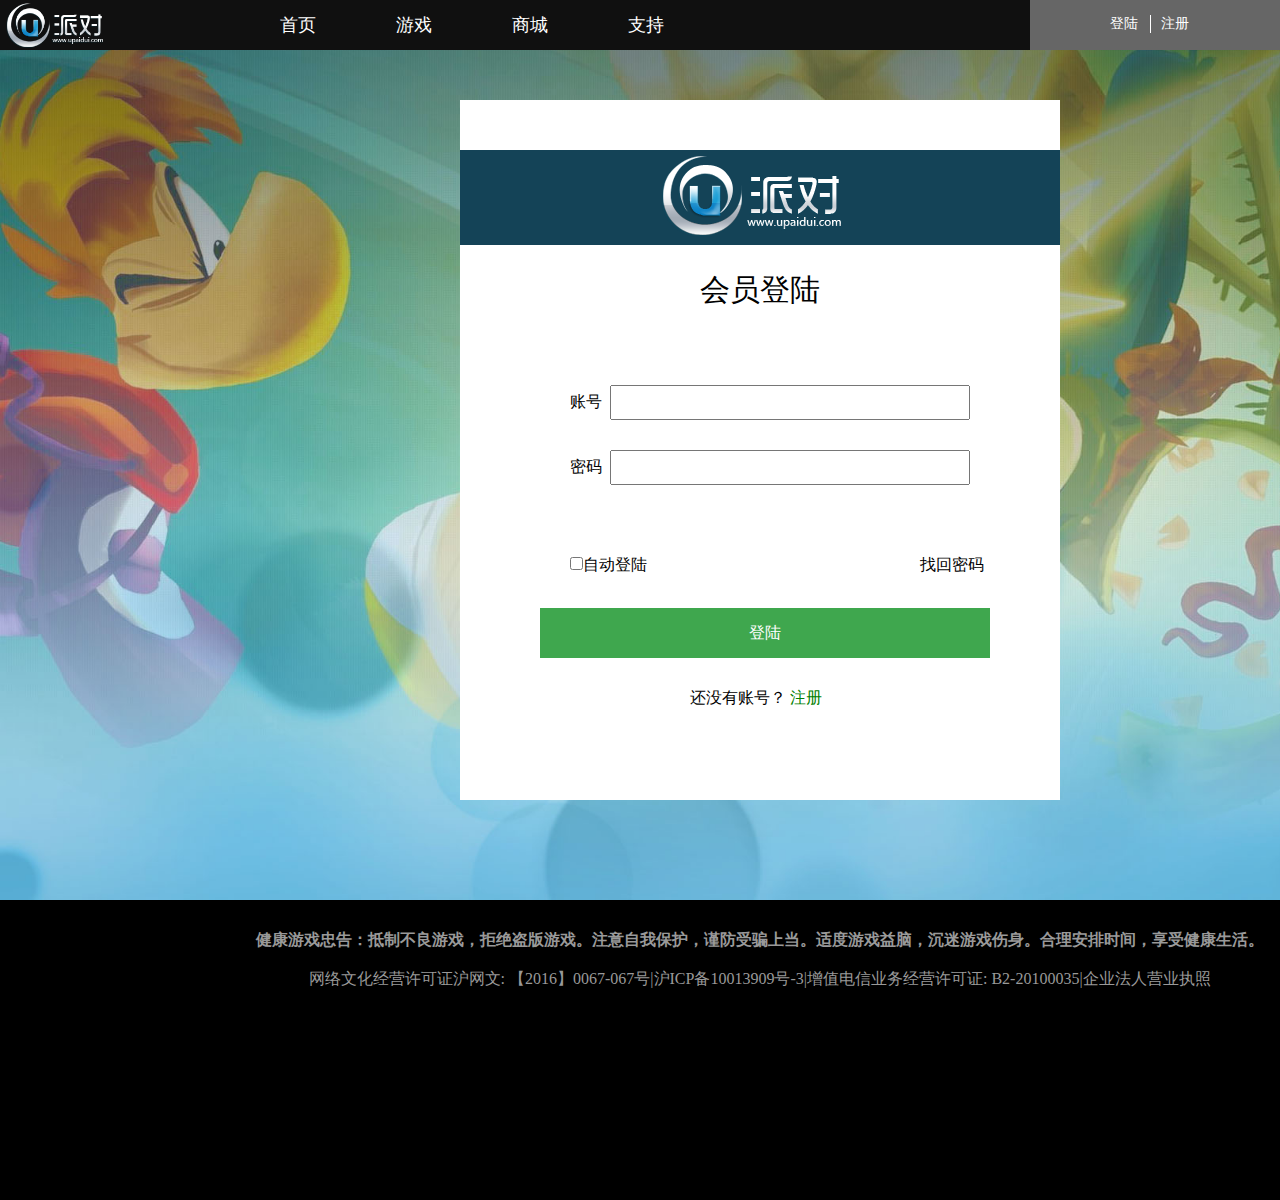
<file: denglu.html>
<!DOCTYPE html>
<html>
	<head>
		<meta charset="UTF-8">
		<title></title>
		<link rel="stylesheet" type="text/css" href="css/land.css"/>
	</head>
	<body>
		<div id="supper">
			<div id="navig">
					<div id="logo"><img class="pic" src="img/logo2.png"/></div>
					<div id="naviger">
						<ul>
							<li class="navli">首页</li>
							<li class="navli">游戏</li>
							<li class="navli">商城</li>
							<li class="navli">支持</li>
						</ul>
					</div>
					<div id="denglu">
						<div id="deng"><a>登陆</a></div>
						<div id="zhu"><a>注册</a></div>
					</div>
			</div>
			<div id="biggest">
				
				<div id="huiyuanbox">
					<div id="title"><img src="img/logo2.png"/></div>
						<h3>会员登陆</h3>
					<div id="usernamebox"><label for="username">账号</label>&nbsp;&nbsp;<input id="username" type="text" /></div>
					<p class="ppp" id="pp"></p>
					<div id="passwordbox"><label for="password">密码</label>&nbsp;&nbsp;<input type="password" id="password"/></div>
					<p class="ppp" id="pp2"></p>
					<div id="check"><input id="checkbox" type="checkbox" /><label for="checkbox">自动登陆</label><a>找回密码</a></div>
					<button id="btn">登陆</button>
					<div id="nousername"><span>还没有账号？</span> <a>注册</a> </div>
				</div>
				<div id="huiyuanbox2">
					<div id="title"><img src="img/logo2.png"/></div>
						<h3>会员注册</h3>
					<div id="youxiangbox"><label for="youxiang">电子邮箱</label>&nbsp;&nbsp;<input id="youxiang" type="text" /></div>
					<p class="ppp" id="pp3"></p>
					<div id="passwordbox1"><label for="password1">密码</label>&nbsp;&nbsp;<input type="password" id="password1"/></div>
					<p class="ppp" id="pp4"></p>
					<div id="passwordbox2"><label for="password2">再次输入密码</label>&nbsp;&nbsp;<input type="password" id="password2"/></div>
					<p class="ppp" id="pp5"></p>
					<div id="check2"><input id="checkbox" type="checkbox" checked="checked" /><label for="checkbox">已经阅读并同意</label><a>《用户服务协议》</a></div>
					<button id="btn2">注册</button>
					<div id="nousername"><span>不会注册？</span> <a>不要玩了</a> </div>
				</div>
			</div>
			<div id="endbox">
				<p><b>健康游戏忠告：抵制不良游戏，拒绝盗版游戏。注意自我保护，谨防受骗上当。适度游戏益脑，沉迷游戏伤身。合理安排时间，享受健康生活。</b></p>
				<br />
				<p><a href="http://cdn.hommk.com/sns/lz/wlwhjy.jpg?222" target="_blank">网络文化经营许可证沪网文: 【2016】0067-067号</a>|<a href="javascript:void(0);">沪ICP备10013909号-3</a>|<a href="http://cdn.hommk.com/sns/lz/zzdxywjy.jpg" target="_blank">增值电信业务经营许可证: B2-20100035</a>|<a href="http://cdn.hommk.com/sns/lz/qyfryyzz.jpg" target="_blank">企业法人营业执照</a></p>
				
			</div>
		</div>
		<script src="js/jquery-2.1.0.js" type="text/javascript" charset="utf-8"></script>
		<script src="js/denglu.js" type="text/javascript" charset="utf-8"></script>
	</body>
</html>
</file>
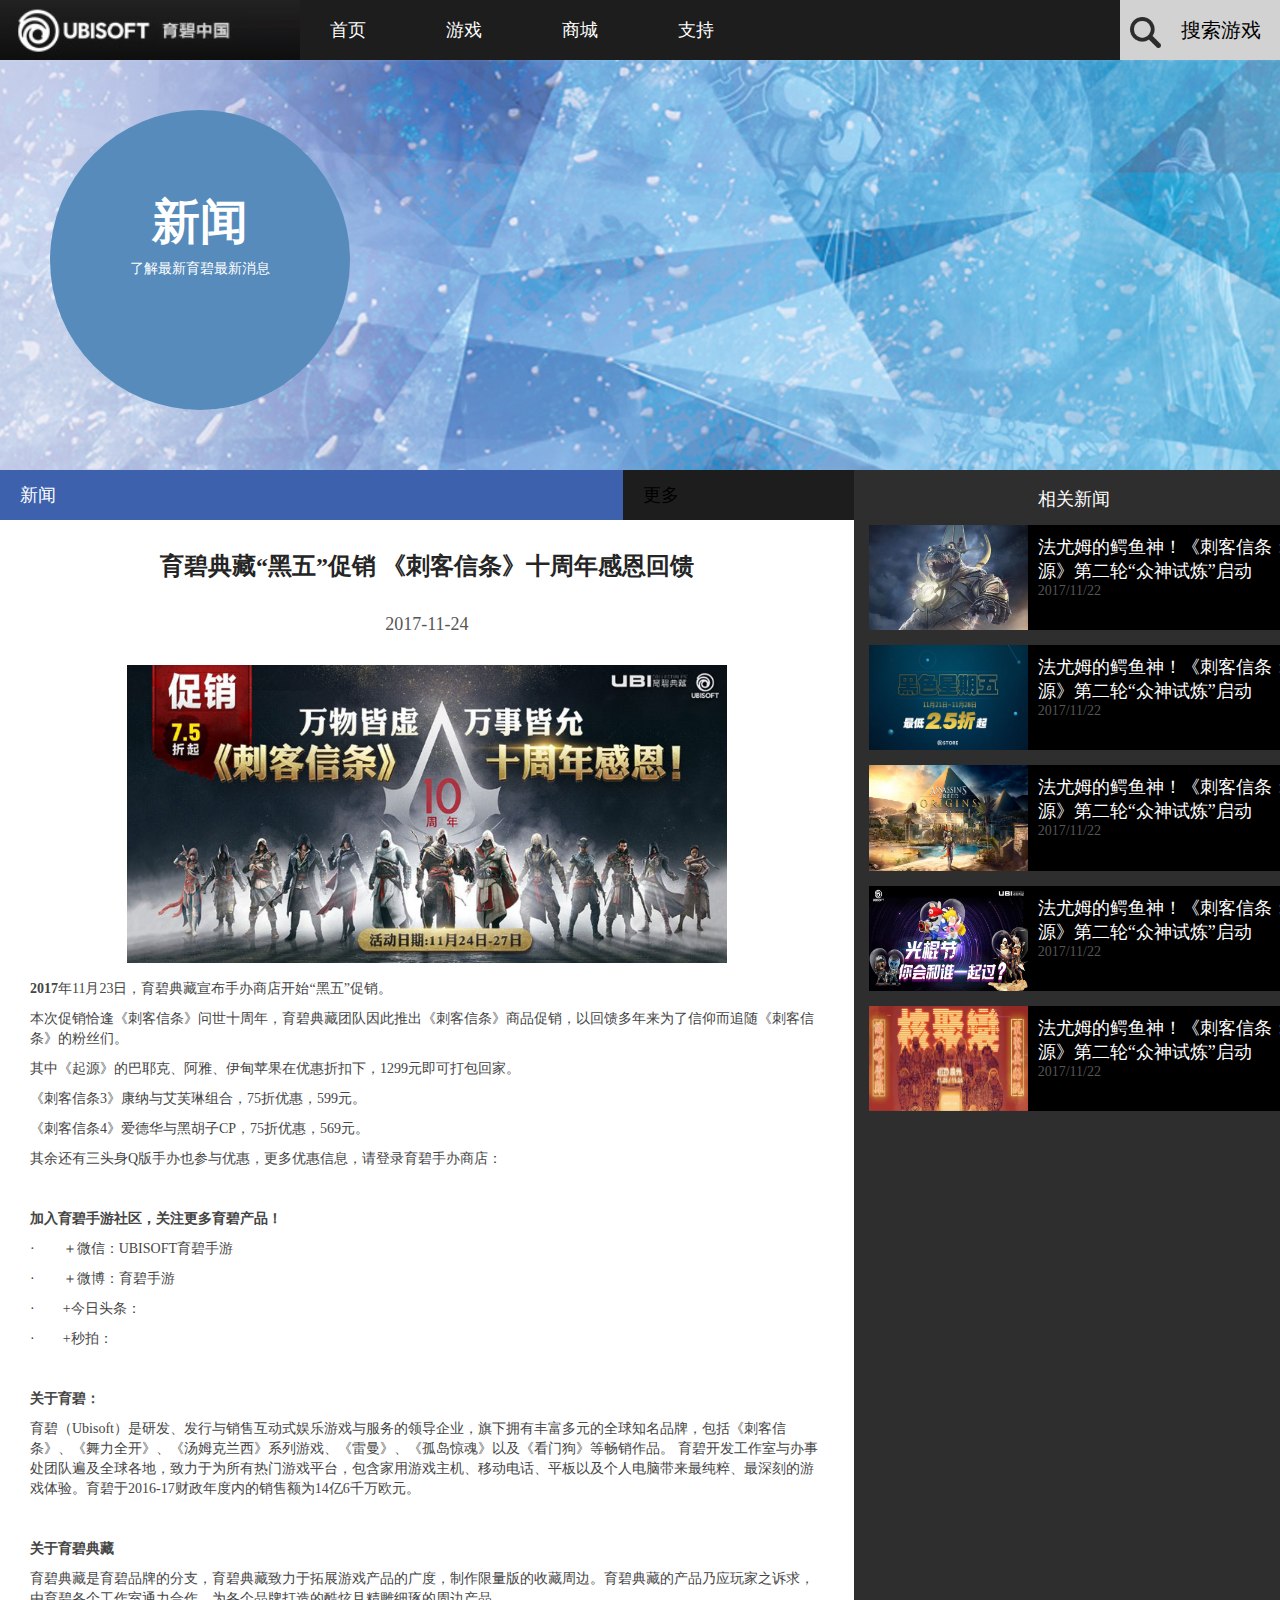
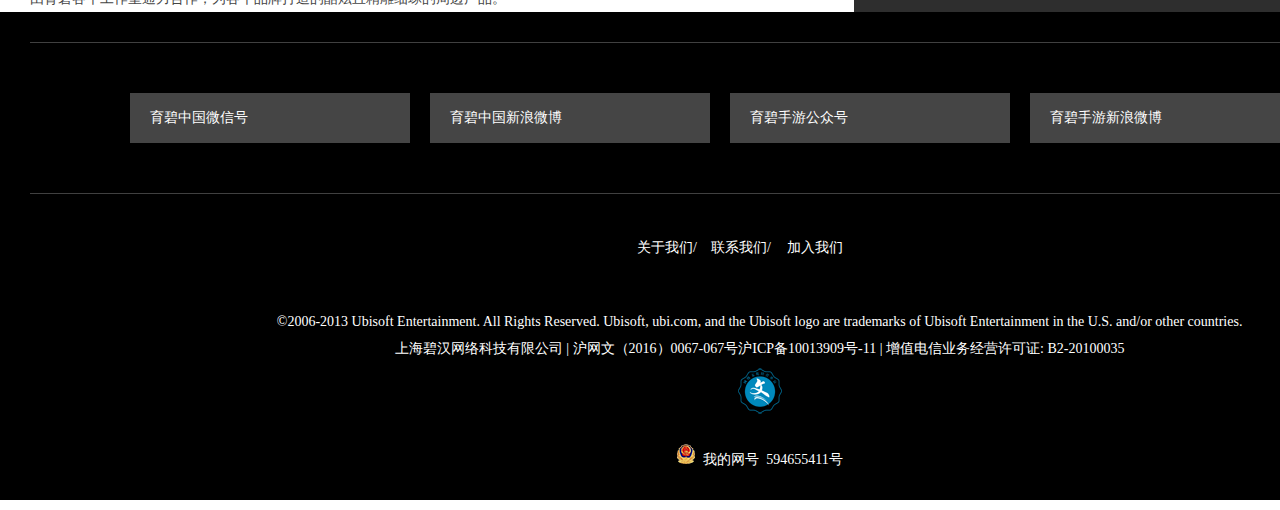
<file: new.html>
<!DOCTYPE html>
<html>
	<head>
		<meta charset="UTF-8">
		<title></title>
		<link rel="stylesheet" type="text/css" href="css/new-page.css"/>
		
	</head>
	<body>
		<div id="biggest">
			<div id="navig">
				<div id="logo"><img class="pic" src="img/logo.jpg"/></div>
				<div id="naviger">
					<ul>
						<li class="navli">首页</li>
						<li class="navli">游戏</li>
						<li class="navli">商城</li>
						<li class="navli">支持</li>
					</ul>
				</div>
				<div id="search"><img id="sear" src="img/放大镜.png" /><span id="searsp">搜索游戏</span></div>
			</div>
			<div id="carousel">
				<div id="bigdian">
					<h1>新闻</h1>
         			<h3>了解最新育碧最新消息</h3>
         			
				</div>
			</div>
			<div id="bigbox">
				<div id="bigboxone">
					<div id="newhead">
						<div id="newhead1">新闻</div>
						<div id="newhead2">更多</div>
					</div>
					<div id="news-title">育碧典藏“黑五”促销 《刺客信条》十周年感恩回馈</div>
					<div id="news-date">2017-11-24</div>
					<div id="news-count">
						<p style="text-align: center;"><strong><img class="mypic" src="img/original_1511490313.jpg"><br></strong></p>
						<p><strong>2017</strong>年11月23日，育碧典藏宣布手办商店开始“黑五”促销。</p>
						<p>本次促销恰逢《刺客信条》问世十周年，育碧典藏团队因此推出《刺客信条》商品促销，以回馈多年来为了信仰而追随《刺客信条》的粉丝们。</p>
						<p>其中《起源》的巴耶克、阿雅、伊甸苹果在优惠折扣下，1299元即可打包回家。</p>
						<p>《刺客信条3》康纳与艾芙琳组合，75折优惠，599元。</p>
						<p>《刺客信条4》爱德华与黑胡子CP，75折优惠，569元。</p>
						<p>其余还有三头身Q版手办也参与优惠，更多优惠信息，请登录育碧手办商店：</p>
						<p><strong>&nbsp;</strong></p>
						<p><strong>加入育碧手游社区，关注更多育碧产品！</strong></p>
						<p>·&nbsp;&nbsp;&nbsp;&nbsp;&nbsp;&nbsp;&nbsp;&nbsp;＋微信：UBISOFT育碧手游</p>
						<p>·&nbsp;&nbsp;&nbsp;&nbsp;&nbsp;&nbsp;&nbsp;&nbsp;＋微博：育碧手游<a  target="_blank"></a></p>
						<p>·&nbsp;&nbsp;&nbsp;&nbsp;&nbsp;&nbsp;&nbsp;&nbsp;+今日头条：<a  target="_blank"></a></p>
						<p>·&nbsp;&nbsp;&nbsp;&nbsp;&nbsp;&nbsp;&nbsp;&nbsp;+秒拍：<a  target="_blank"></a></p>
						<p><strong>&nbsp;</strong></p>
						<p><strong>关于育碧：</strong></p>
						<p>育碧（Ubisoft）是研发、发行与销售互动式娱乐游戏与服务的领导企业，旗下拥有丰富多元的全球知名品牌，包括《刺客信条》、《舞力全开》、《汤姆克兰西》系列游戏、《雷曼》、《孤岛惊魂》以及《看门狗》等畅销作品。
							育碧开发工作室与办事处团队遍及全球各地，致力于为所有热门游戏平台，包含家用游戏主机、移动电话、平板以及个人电脑带来最纯粹、最深刻的游戏体验。育碧于2016-17财政年度内的销售额为14亿6千万欧元。</p>
						<p><strong>&nbsp;</strong></p>
						<p><strong>关于育碧典藏</strong></p>
						<p>育碧典藏是育碧品牌的分支，育碧典藏致力于拓展游戏产品的广度，制作限量版的收藏周边。育碧典藏的产品乃应玩家之诉求，由育碧各个工作室通力合作，为各个品牌打造的酷炫且精雕细琢的周边产品。</p>
					</div>
				</div>
				<div id="bigboxtwo">
					<div id="h1box">
						<div id="shanghua"></div>
						<div>
							<h1>相关新闻</h1>
						</div> 
						<div id="xiahua"></div>
					</div>
					
					<div class="aboutnewsbox">
						<div class="newpicbox"><img class="pic" src="img/original_1511329129.jpg"/> </div>
						<div class="newmore">
							<h3><a>法尤姆的鳄鱼神！《刺客信条：起源》第二轮“众神试炼”启动</a></h3>
							<div class="news-date">2017/11/22</div>
						</div>
					</div>
					<div class="aboutnewsbox">
						<div class="newpicbox"><img class="pic" src="img/original_1511249298.jpg"/> </div>
						<div class="newmore">
							<h3><a>法尤姆的鳄鱼神！《刺客信条：起源》第二轮“众神试炼”启动</a></h3>
							<div class="news-date">2017/11/22</div>
						</div>
					</div>
					<div class="aboutnewsbox">
						<div class="newpicbox"><img class="pic" src="img/aco.jpg"/> </div>
						<div class="newmore">
							<h3><a>法尤姆的鳄鱼神！《刺客信条：起源》第二轮“众神试炼”启动</a></h3>
							<div class="news-date">2017/11/22</div>
						</div>
					</div>
					<div class="aboutnewsbox">
						<div class="newpicbox"><img class="pic" src="img/original_1510305529.jpg"/> </div>
						<div class="newmore">
							<h3><a>法尤姆的鳄鱼神！《刺客信条：起源》第二轮“众神试炼”启动</a></h3>
							<div class="news-date">2017/11/22</div>
						</div>
					</div>
					<div class="aboutnewsbox">
						<div class="newpicbox"><img class="pic" src="img/original_1509955662.jpg"/> </div>
						<div class="newmore">
							<h3><a>法尤姆的鳄鱼神！《刺客信条：起源》第二轮“众神试炼”启动</a></h3>
							<div class="news-date">2017/11/22</div>
						</div>
					</div>
				</div>
			</div>
			<div id="footer">
				<div id="chu">
					<div id="chu2"><img class="pic" src="img/ubi_qr.jpg"/></div>
				</div>
				<div id="chu3">
					<div id="chu2"><img class="pic" src="img/ubi_qr.jpg"/></div>
				</div>
				<section class="wxwb">
			      	<ul id="ul2">
			            <li>育碧中国微信号</li>
			            <li>育碧中国新浪微博</li>
			            <li>育碧手游公众号</li>
			            <li>育碧手游新浪微博</li>
			        </ul>
			    </section>
			    <div id="foot-lint">
			    	<ul id="ul3">
			    		<li>关于我们/</li>
			    		<li>联系我们/</li>
			    		<li>加入我们</li>
			    	</ul>
			    </div>
			    <div id="wei">
			    	<p>©2006-2013 Ubisoft Entertainment. All Rights Reserved. Ubisoft, ubi.com, and the Ubisoft logo are trademarks of Ubisoft Entertainment in the U.S. and/or other countries.</p>
			    	<p>上海碧汉网络科技有限公司 | 沪网文（2016）0067-067号沪ICP备10013909号-11 | 增值电信业务经营许可证: B2-20100035</p>
			    	<div id="wen"><img src="img/gameRFID.png"/></div>
			    	<div id="gongan"><img src="img/beian.png" />&nbsp;&nbsp;<span>我的网号&nbsp;&nbsp;594655411号</span></div>
			    </div>
			</div>
		</div>
		<script src="js/jquery-2.1.0.js" type="text/javascript" charset="utf-8"></script>
		<script src="js/new.js" type="text/javascript" charset="utf-8"></script>
	</body>
</html>
</file>
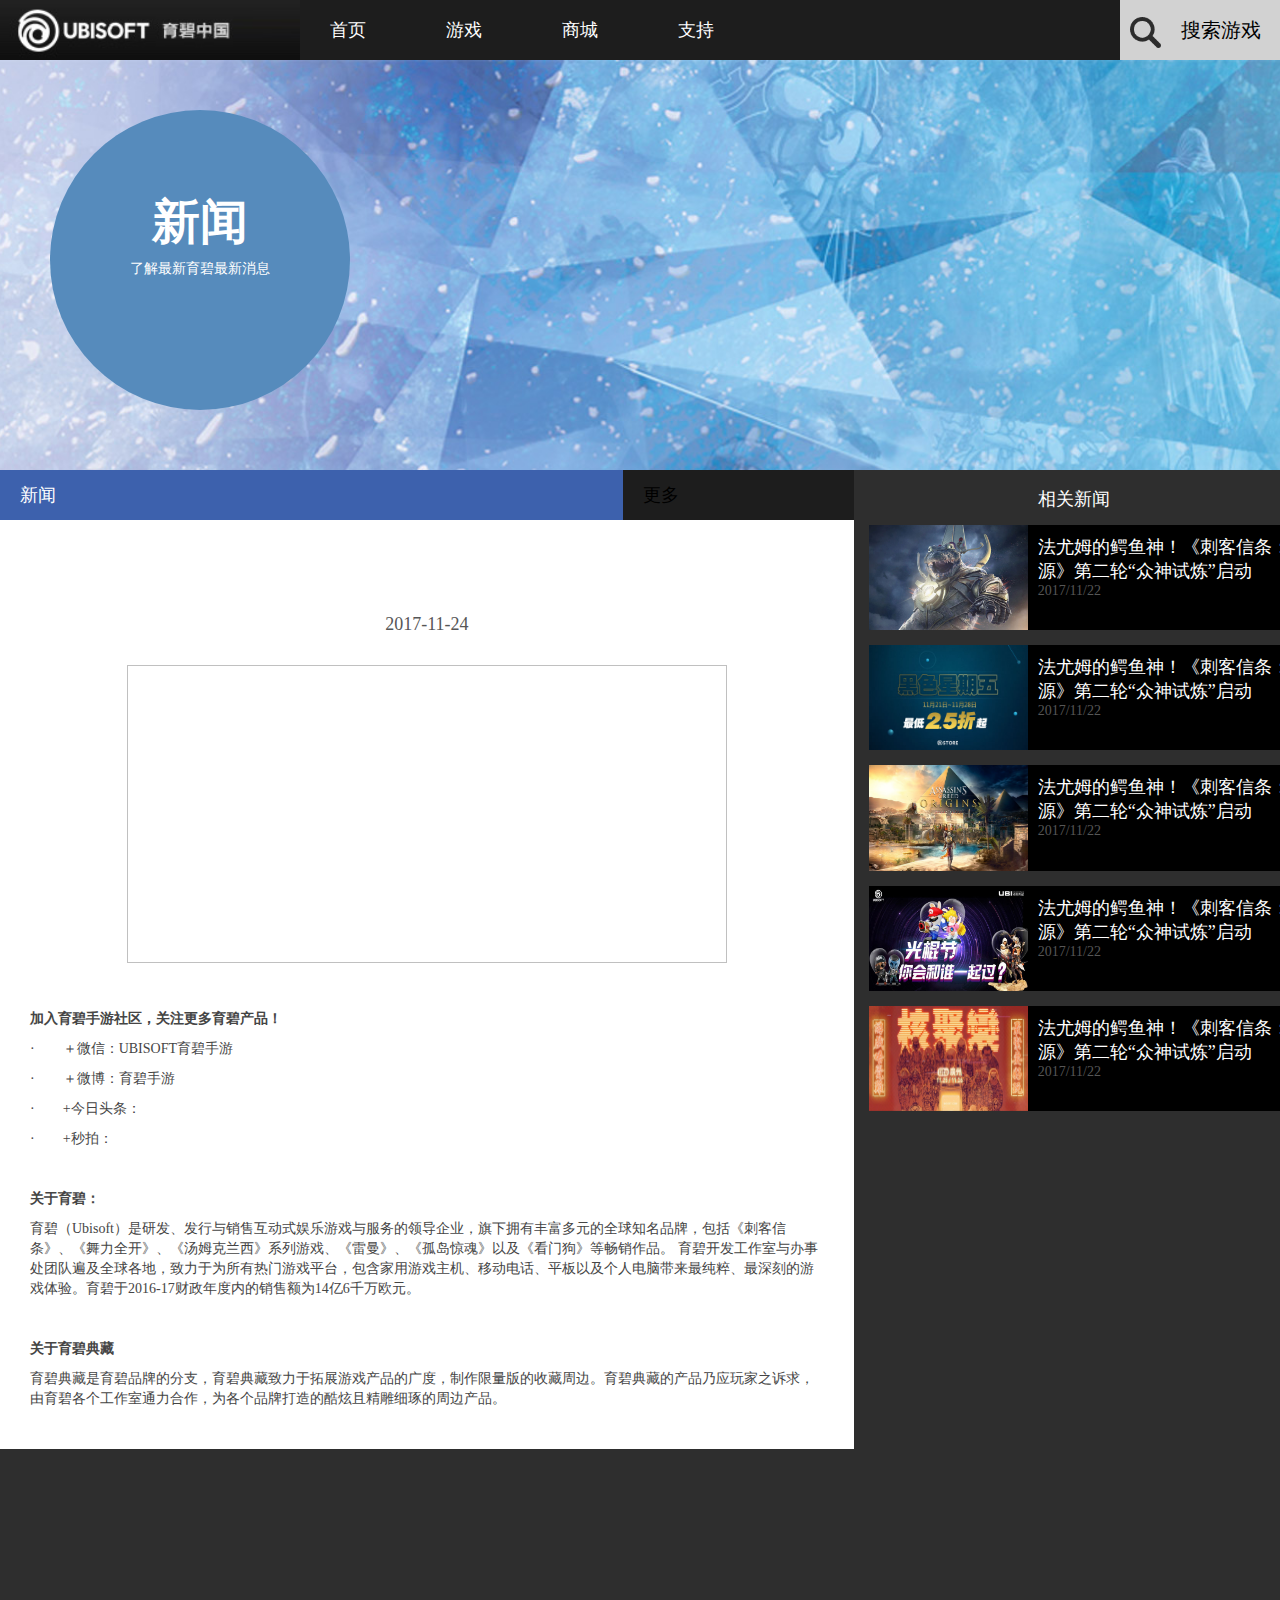
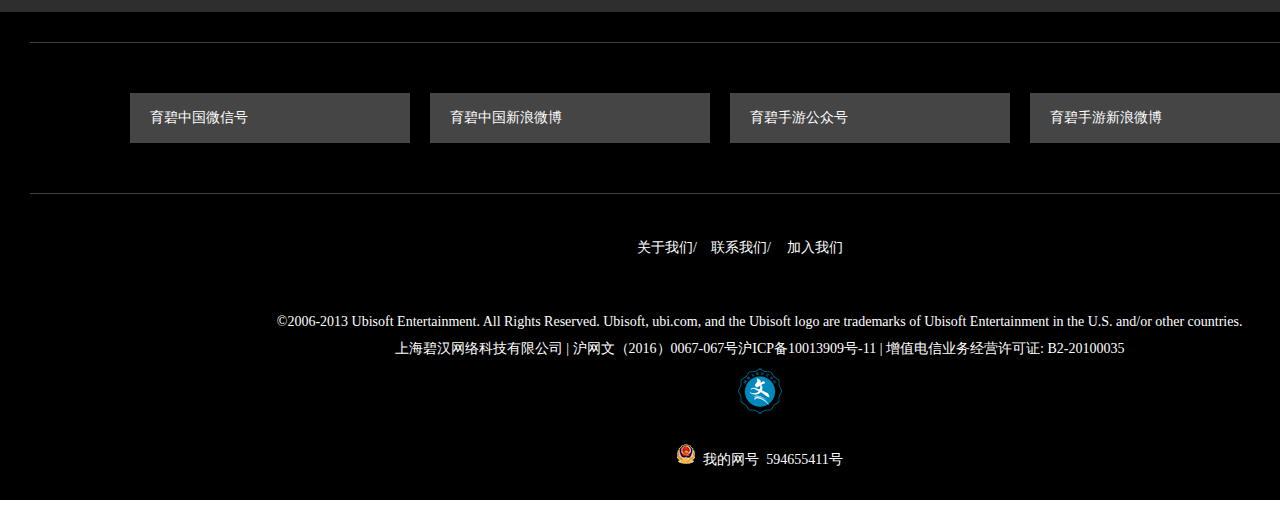
<file: newpage.html>
<!DOCTYPE html>
<html>
	<head>
		<meta charset="UTF-8">
		<title></title>
		<link rel="stylesheet" type="text/css" href="css/new-page.css"/>
	</head>
	<body>
		<div id="biggest">
			<div id="navig">
				<div id="logo"><img class="pic" src="img/logo.jpg"/></div>
				<div id="naviger">
					<ul>
						<li class="navli">首页</li>
						<li class="navli">游戏</li>
						<li class="navli">商城</li>
						<li class="navli">支持</li>
					</ul>
				</div>
				<div id="search"><img id="sear" src="img/放大镜.png" /><span id="searsp">搜索游戏</span></div>
			</div>
			<div id="carousel">
				<div id="bigdian">
					<h1>新闻</h1>
         			<h3>了解最新育碧最新消息</h3>
         			
				</div>
			</div>
			<div id="bigbox">
				<div id="bigboxone">
					<div id="newhead">
						<div id="newhead1">新闻</div>
						<div id="newhead2">更多</div>
					</div>
					<div id="news-title"></div>
					<div id="news-date">2017-11-24</div>
					<div id="news-count">
						<p style="text-align: center;"><strong><img class="mypic" ><br></strong></p>
						<p style="text-indent: 30px;" id="p1"></p>
						<p style="text-indent: 30px;" id="p2"></p>
						<p style="text-indent: 30px;" id="p3"></p>
						<p style="text-indent: 30px;" id="p4"></p>
						<p style="text-indent: 30px;" id="p5"></p>
						<p style="text-indent: 30px;" id="p6"></p>
						<p><strong>&nbsp;</strong></p>
						<p><strong>加入育碧手游社区，关注更多育碧产品！</strong></p>
						<p>·&nbsp;&nbsp;&nbsp;&nbsp;&nbsp;&nbsp;&nbsp;&nbsp;＋微信：UBISOFT育碧手游</p>
						<p>·&nbsp;&nbsp;&nbsp;&nbsp;&nbsp;&nbsp;&nbsp;&nbsp;＋微博：育碧手游<a  target="_blank"></a></p>
						<p>·&nbsp;&nbsp;&nbsp;&nbsp;&nbsp;&nbsp;&nbsp;&nbsp;+今日头条：<a target="_blank"></a></p>
						<p>·&nbsp;&nbsp;&nbsp;&nbsp;&nbsp;&nbsp;&nbsp;&nbsp;+秒拍：<a target="_blank"></a></p>
						<p><strong>&nbsp;</strong></p>
						<p><strong>关于育碧：</strong></p>
						<p>育碧（Ubisoft）是研发、发行与销售互动式娱乐游戏与服务的领导企业，旗下拥有丰富多元的全球知名品牌，包括《刺客信条》、《舞力全开》、《汤姆克兰西》系列游戏、《雷曼》、《孤岛惊魂》以及《看门狗》等畅销作品。
							育碧开发工作室与办事处团队遍及全球各地，致力于为所有热门游戏平台，包含家用游戏主机、移动电话、平板以及个人电脑带来最纯粹、最深刻的游戏体验。育碧于2016-17财政年度内的销售额为14亿6千万欧元。</p>
						<p><strong>&nbsp;</strong></p>
						<p><strong>关于育碧典藏</strong></p>
						<p>育碧典藏是育碧品牌的分支，育碧典藏致力于拓展游戏产品的广度，制作限量版的收藏周边。育碧典藏的产品乃应玩家之诉求，由育碧各个工作室通力合作，为各个品牌打造的酷炫且精雕细琢的周边产品。</p>
					</div>
				</div>
				<div id="bigboxtwo">
					<div id="h1box">
						<div id="shanghua"></div>
						<div>
							<h1>相关新闻</h1>
						</div> 
						<div id="xiahua"></div>
					</div>
					
					<div class="aboutnewsbox">
						<div class="newpicbox"><img class="pic" src="img/original_1511329129.jpg"/> </div>
						<div class="newmore">
							<h3><a>法尤姆的鳄鱼神！《刺客信条：起源》第二轮“众神试炼”启动</a></h3>
							<div class="news-date">2017/11/22</div>
						</div>
					</div>
					<div class="aboutnewsbox">
						<div class="newpicbox"><img class="pic" src="img/original_1511249298.jpg"/> </div>
						<div class="newmore">
							<h3><a>法尤姆的鳄鱼神！《刺客信条：起源》第二轮“众神试炼”启动</a></h3>
							<div class="news-date">2017/11/22</div>
						</div>
					</div>
					<div class="aboutnewsbox">
						<div class="newpicbox"><img class="pic" src="img/aco.jpg"/> </div>
						<div class="newmore">
							<h3><a>法尤姆的鳄鱼神！《刺客信条：起源》第二轮“众神试炼”启动</a></h3>
							<div class="news-date">2017/11/22</div>
						</div>
					</div>
					<div class="aboutnewsbox">
						<div class="newpicbox"><img class="pic" src="img/original_1510305529.jpg"/> </div>
						<div class="newmore">
							<h3><a>法尤姆的鳄鱼神！《刺客信条：起源》第二轮“众神试炼”启动</a></h3>
							<div class="news-date">2017/11/22</div>
						</div>
					</div>
					<div class="aboutnewsbox">
						<div class="newpicbox"><img class="pic" src="img/original_1509955662.jpg"/> </div>
						<div class="newmore">
							<h3><a>法尤姆的鳄鱼神！《刺客信条：起源》第二轮“众神试炼”启动</a></h3>
							<div class="news-date">2017/11/22</div>
						</div>
					</div>
				</div>
			</div>
			<div id="footer">
				<div id="chu">
					<div id="chu2"><img class="pic" src="img/ubi_qr.jpg"/></div>
				</div>
				<div id="chu3">
					<div id="chu2"><img class="pic" src="img/ubi_qr.jpg"/></div>
				</div>
				<section class="wxwb">
			      	<ul id="ul2">
			            <li>育碧中国微信号</li>
			            <li>育碧中国新浪微博</li>
			            <li>育碧手游公众号</li>
			            <li>育碧手游新浪微博</li>
			        </ul>
			    </section>
			    <div id="foot-lint">
			    	<ul id="ul3">
			    		<li>关于我们/</li>
			    		<li>联系我们/</li>
			    		<li>加入我们</li>
			    	</ul>
			    </div>
			    <div id="wei">
			    	<p>©2006-2013 Ubisoft Entertainment. All Rights Reserved. Ubisoft, ubi.com, and the Ubisoft logo are trademarks of Ubisoft Entertainment in the U.S. and/or other countries.</p>
			    	<p>上海碧汉网络科技有限公司 | 沪网文（2016）0067-067号沪ICP备10013909号-11 | 增值电信业务经营许可证: B2-20100035</p>
			    	<div id="wen"><img src="img/gameRFID.png"/></div>
			    	<div id="gongan"><img src="img/beian.png" />&nbsp;&nbsp;<span>我的网号&nbsp;&nbsp;594655411号</span></div>
			    </div>
			</div>
		</div>
		<script src="js/jquery-2.1.0.js" type="text/javascript" charset="utf-8"></script>
		<script src="js/newpage.js" type="text/javascript" charset="utf-8"></script>
	</body>
</html>
</file>
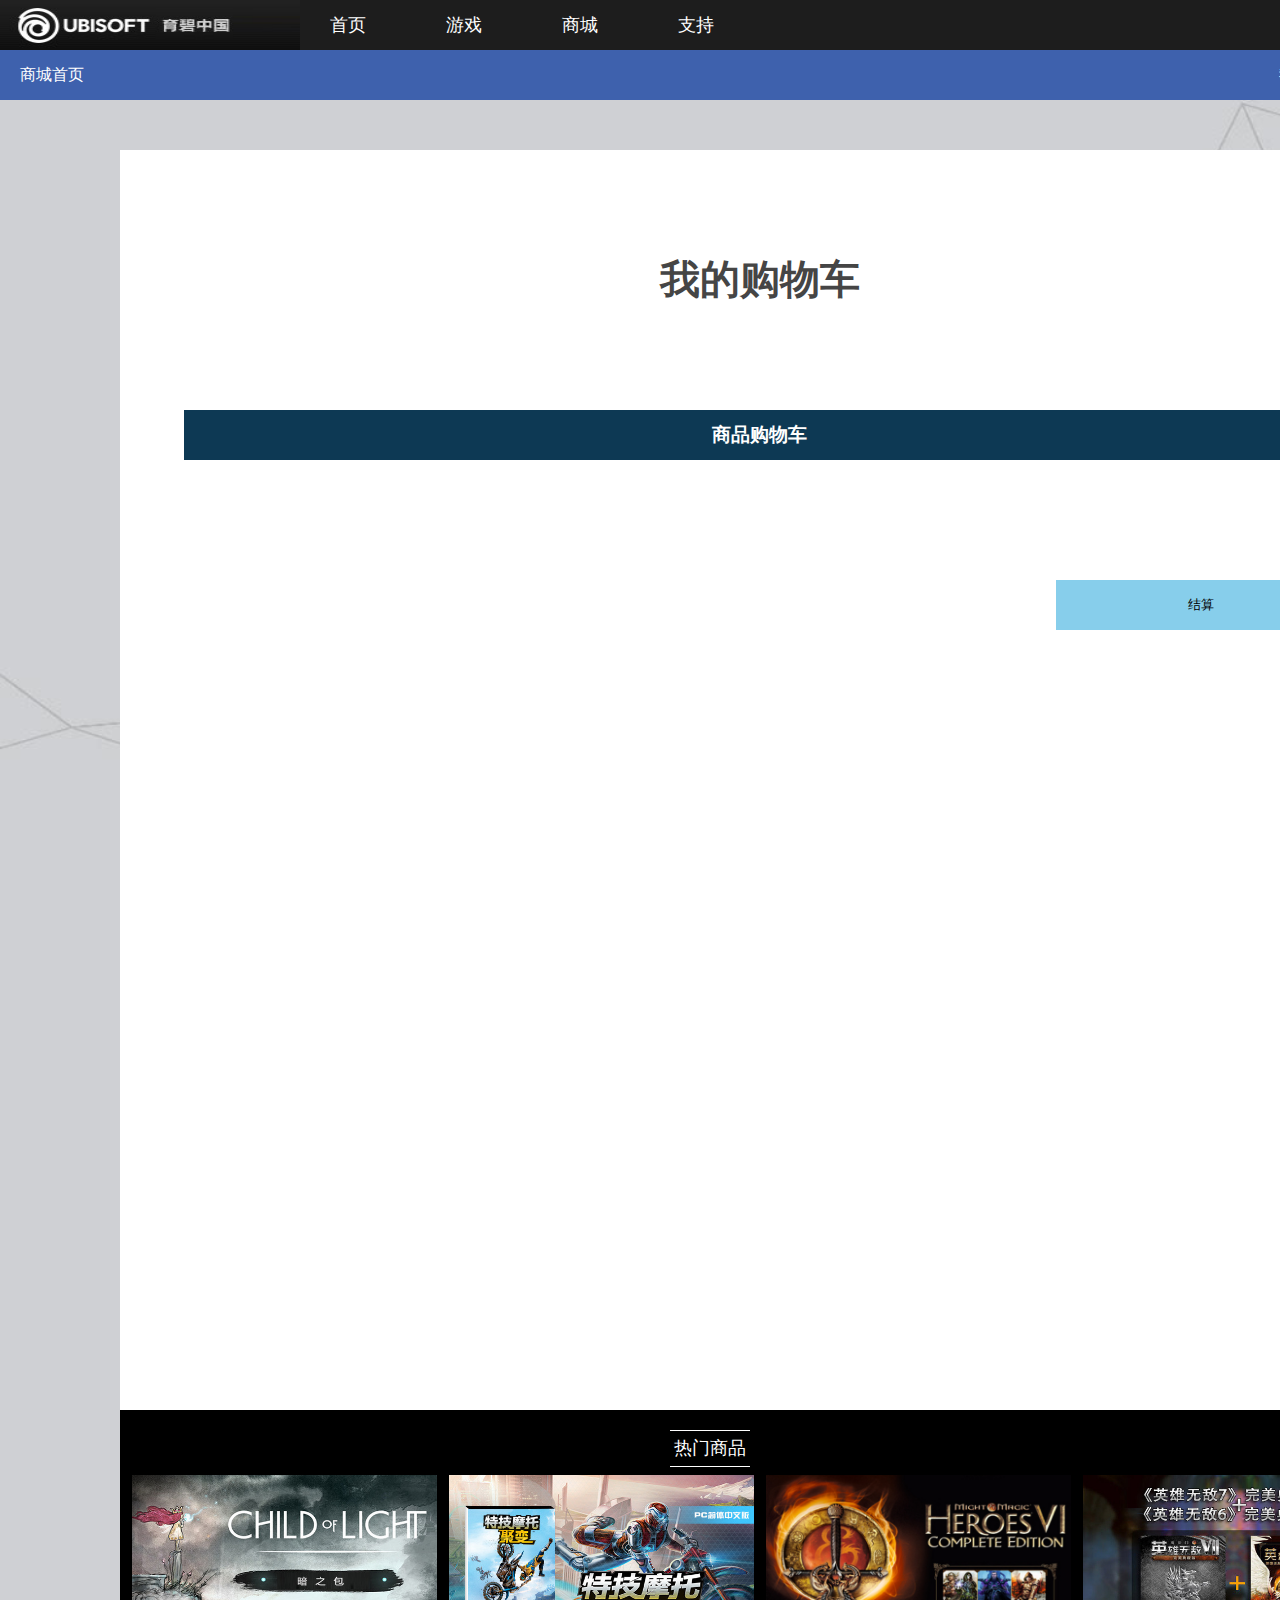
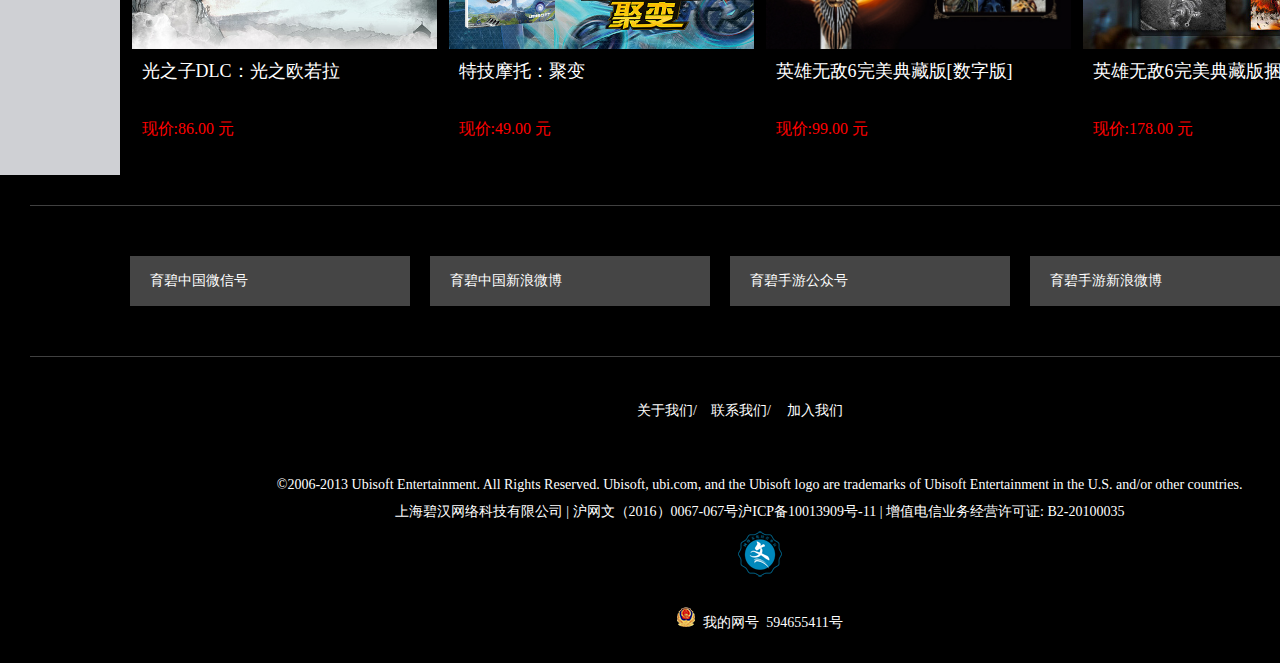
<file: shopping.html>
<!DOCTYPE html>
<html>
	<head>
		<meta charset="UTF-8">
		<title></title>
		<link rel="stylesheet" type="text/css" href="css/shopping.css"/>
	</head>
	<body>
		<div id="biggest">
			<div id="navig">
				<div id="logo"><img class="pic" src="img/logo.jpg"/></div>
				<div id="naviger">
					<ul>
						<li class="navli">首页</li>
						<li class="navli">游戏</li>
						<li class="navli">商城</li>
						<li class="navli">支持</li>
					</ul>
				</div>
				<div id="search"><img id="sear" src="img/放大镜.png" /><span id="searsp">搜索游戏</span></div>
			</div>
			<div id="shoppingchabox">
				<div id="shopshou">商城首页</div>
				<ul id="ul1">
					<li>我的订单</li>
					<li>购物车(0)</li>
				</ul>
			</div>
			<div id="bigbody">
				<div id="bigbodybox">
					<div id="big-title"><h1>我的购物车</h1></div>
					<div id="shop-car-box">
						<div id="shop-headbox"><h3>商品购物车</h3></div>
						<div id="shop-body">
							
						</div>
						<div id="add"><h3></h3><span>总计:&nbsp;</span></div>
						<div id="jiesuan"><button>结算</button></div>
					</div>
					<div id="hot-shop-box">
						<div id="hot-shophead"><h1>热门商品</h1></div>
						<div id="hot-shopbody">
							<div class="hothotbox2">
								<div class="hotpic"><img class="pic" src="img/original_1426732640.jpg"/> </div>
								<div class="hotcount">
									<h3><a id="hot-title1">光之子DLC：光之欧若拉</a></h3>
									<p class="price-a">现价:86.00 元</p>
								</div>
							</div>
							<div class="hothotbox2">
								<div class="hotpic"><img class="pic" src="img/original_1426128965.jpg"/> </div>
								<div class="hotcount">
									<h3><a>特技摩托：聚变</a></h3>
									<p class="price-b">现价:49.00 元</p>
								</div>
							</div>
							<div class="hothotbox2">
								<div class="hotpic"><img class="pic" src="img/original_1371525311.jpg"/> </div>
								<div class="hotcount">
									<h3><a>英雄无敌6完美典藏版[数字版]</a></h3>
									<p class="price-c">现价:99.00 元</p>
								</div>
							</div>
							<div class="hothotbox2">
								<div class="hotpic"><img class="pic" src="img/original_1470193860.jpg"/> </div>
								<div class="hotcount">
									<h3><a>英雄无敌6完美典藏版捆绑包[数字版]</a></h3>
									<p class="price-d">现价:178.00 元</p>
								</div>
							</div>
						</div>
						
					</div>
				</div>
			</div>
		</div>
		<div id="footer">
				<div id="chu">
					<div id="chu2"><img class="pic" src="img/ubi_qr.jpg"/></div>
				</div>
				<div id="chu3">
					<div id="chu2"><img class="pic" src="img/ubi_qr.jpg"/></div>
				</div>
				<section class="wxwb">
			      	<ul id="uull">
			            <li>育碧中国微信号 </li>
			            <li>育碧中国新浪微博</li>
			            <li>育碧手游公众号</li>
			            <li>育碧手游新浪微博</li>
			        </ul>
			    </section>
			    <div id="foot-lint">
			    	<ul id="ul3">
			    		<li>关于我们/</li>
			    		<li>联系我们/</li>
			    		<li>加入我们</li>
			    	</ul>
			    </div>
			    <div id="wei">
			    	<p>©2006-2013 Ubisoft Entertainment. All Rights Reserved. Ubisoft, ubi.com, and the Ubisoft logo are trademarks of Ubisoft Entertainment in the U.S. and/or other countries.</p>
			    	<p>上海碧汉网络科技有限公司 | 沪网文（2016）0067-067号沪ICP备10013909号-11 | 增值电信业务经营许可证: B2-20100035</p>
			    	<div id="wen"><img src="img/gameRFID.png"/></div>
			    	<div id="gongan"><img src="img/beian.png" />&nbsp;&nbsp;<span>我的网号&nbsp;&nbsp;594655411号</span></div>
			    </div>
			</div>
		<script src="js/jquery-2.1.0.js" type="text/javascript" charset="utf-8"></script>
		<script src="js/shopping.js" type="text/javascript" charset="utf-8"></script>
	</body>
</html>
</file>
<file: css/land.css>
*{
				margin: 0;
				padding: 0;
				list-style: none;
			}
			#supper{
				width: 1519.2px;
				height: 1200px;
				
			}
			#biggest{
				width:100%;
				height: 900px;
				background: url(../img/bg1.jpg) no-repeat;
				padding-top:50px ;
				box-sizing: border-box;
				background-size: 100% 1030px;
			}
			#navig{
				width: 100%;
				height: 50px;
				background: #101010;
				position: fixed;
				top: 0;
				z-index: 90;
			}
			#naviger{
				width: 550px;
				height: 50px;
				float: left;
				margin-left:100px ;
				padding-left:30px ;
				box-sizing: border-box;
			}
			.navli{
				float: left;
				color: white;
				line-height: 50px;
				margin-right:80px ;
				font-size: 18px ;
			}
			#logo{
				width: 150px;
				height: 50px;
				padding-right: 40px;
				float: left;
				box-sizing: border-box;
			}
			.pic{
				width: 100%;
				height: 100%;
			}
			#denglu{
				height: 50px;
				width: 250px;
				float: right;
				background: #666666;
				padding: 15px 0 15px 80px;
				box-sizing: border-box;
				color: white;
			}
			#denglu:hover{
				opacity: .9;
			}
			#deng{
				width: 40px;
				font-size: 14px;
				border-right:white 1px solid;
				float: left;
			}
			#deng a{
				cursor: pointer;
				
			}
			#deng a:hover{
				text-decoration:underline;
			}
			#zhu{
				width: 40px;
				font-size: 14px;
				float: left;
				padding-left:10px ;
				box-sizing: border-box;
				
			}
			#zhu a{
				cursor: pointer;
				
			}
			#zhu a:hover{
				text-decoration:underline;
				
			}
			#huiyuanbox{
				width: 600px;
				height: 700px;
				margin: 0 auto;
				margin-top:50px ;
				background: #FFFFFF;
				padding-top: 50px;
				box-sizing: border-box;
				display: block;
			}
			#huiyuanbox2{
				display: none;
				width: 600px;
				height: 700px;
				margin: 0 auto;
				margin-top:50px ;
				background: #FFFFFF;
				padding-top: 50px;
				box-sizing: border-box;
			}
			#title{
				width: 100%;
				height: 95px;
				background: #144357;
				padding-left:190px ;
				box-sizing: border-box;
			}
			#title img{
				width: 204px;
				height: 90px;
			}
			
			#huiyuanbox h3{
				height: 90px;
				line-height: 90px;
				font-size: 30px;
				text-align: center;
				font-weight: 500;
				
			}
			#huiyuanbox2 h3{
				height: 90px;
				line-height: 90px;
				font-size: 30px;
				text-align: center;
				font-weight: 500;
			}
			#usernamebox{
				width: 100%;
				height: 35px;
				margin-top:50px ;
				padding-right:90px ;
				text-align: right;
				box-sizing: border-box;
			}
			.navli:hover{
				color: aqua;
				cursor: pointer;
				opacity: .8;
			}
			#youxiangbox{
				width: 100%;
				height: 35px;
				text-align: right;
				padding-right:90px ;
				box-sizing: border-box;
			}
			#youxiang{
				width: 356px;
				height: 31px;
			}
			#username{
				width: 356px;
				height: 31px;
				
			}
			#passwordbox{
				width: 100%;
				height: 35px;
				margin-top:10px;
				padding-right:90px ;
				box-sizing: border-box;
				text-align: right;
			}
			#passwordbox1{
				width: 100%;
				height: 35px;
				margin-top:10px;
				padding-right:90px ;
				text-align: right;
				box-sizing: border-box;
			}
			#passwordbox2{
				width: 100%;
				height: 35px;
				margin-top:10px;
				padding-right:90px ;
				text-align: right;
				box-sizing: border-box;
			}
			#password{
				width: 356px;
				height: 31px;
			}
			#password1{
				width: 356px;
				height: 31px;
			}
			#password2{
				width: 356px;
				height: 31px;
			}
			#check{
				width: 100%;
				height: 23px;
				font-size:16px ;
				padding-left:110px ;
				padding-right:76px ;
				box-sizing: border-box;
				margin-top:50px ;
				
			}
			#btn:hover{
				cursor: pointer;
				opacity: .8;
			}
			#check2{
				width: 100%;
				height: 23px;
				font-size:16px ;
				
				padding-left:180px ;
				padding-right:76px ;
				box-sizing: border-box;
				margin-top:50px ;
			}
			#check2 input{
				float: left;
				margin-top: 5px ;
			}
			#check2 label{
				float: left;
				
			}
			#check2 a{
				float: left;
			}
			#check a{
				float: right;
			}
			#btn{
				width: 450px;
				height: 50px;
				background: #3fa74e;
				text-align: center;
				border: none;
				font-size:16px ;
				margin-top:30px ;
				color: white;
				margin-left:80px ;
			}
			#btn2{
				width: 450px;
				height: 50px;
				background: #3fa74e;
				text-align: center;
				border: none;
				font-size:16px ;
				margin-top:30px ;
				color: white;
				margin-left:80px ;
			}
			#nousername{
				width: 100%;
				height: 30px;
				font-size:16px ;
				padding-left:230px ;
				padding-right:100px ;
				box-sizing: border-box;
				margin-top: 30px ;
			}
			#nousername a{
				color: green;
			}
			#nousername a:hover{
				cursor: pointer;
				text-decoration:underline;
			}
			#endbox{
				width: 1519.2px;
				height: 300px;
				padding: 30px;
				box-sizing: border-box;
				text-align: center;
				background-color: #000000 ;
				color: #999999;
			}
			#endbox a{
				text-decoration:none;
				color: #999999;
			}
			.ppp{
				width: 100%;
				height: 20px;
				margin-left: 150px;
				color: red;
			}
</file>
<file: css/new-page.css>
*{
				margin: 0;
				padding: 0;
				list-style: none;
			}
			#biggest{
				width: 100%;
				height: 2050px;
				
				position: relative;
				box-sizing: border-box;
			}
			#navig{
				width: 100%;
				height: 60px;
				background: #1d1d1d;
				
				position: fixed;
				top: 0;
				z-index: 10;
			}
			#logo{
				width: 300px;
				height: 60px;
				float: left;
				box-sizing: border-box;
			}
			.pic{
				width: 100%;
				height: 100%;
			}
			#naviger{
				width: 550px;
				height: 60px;
				float: left;
				
				padding-left:30px ;
				box-sizing: border-box;
			}
			.navli{
				float: left;
				color: white;
				line-height: 60px;
				margin-right:80px ;
				font-size: 18px ;
			}
			.navli:hover{
				color: aqua;
				cursor: pointer;
				opacity: .8;
			}
			#search{
				width: 160px;
				height: 60px;
				
				background-color:#d2d2d2;
				float: right;
				font-size: 20px;
				line-height: 60px;
				box-sizing: border-box;
				padding-left:10px ;
			}
			#sear{
				
				width: 31px;
				height: 31px;
				
				vertical-align: middle;
			}
			#searsp{
				margin-left:20px ;
			}
			#carousel{
				width: 100%;
				height: 410px;
				
				position: relative;
				background: url(../img/news_hero.jpg) no-repeat -200px;
				margin-top:60px ;
				background-size: cover;
				box-sizing: border-box;
				
			}
			#bigdian{
				width: 300px;
				height: 300px;
				display: inline-block;
				border-radius:50% ;
				position: absolute;
				left: 50px;
				top: 50px;
				background: #568BBC;
				padding:80px 30px;
				box-sizing: border-box;
				text-align: center;
			}
			#bigdian h1{
				font-size:48px ;
				margin-bottom:5px;
				font-weight:bold ;
				color: white;
			}
			#bigdian h3{
				font-size:14px ;
				line-height: 20px;
				margin-bottom:5px ;
				font-weight:500 ;
				color: white;
			}
			#bigbox{
				width: 100%;
				height: 1142px;
				box-sizing: border-box;
				background: #2e2e2e;
			}
			#bigboxone{
				width: 66.7%;
				
				background: white;
				float: left;
			}
			
			#newhead{
				width: 100%;
				height: 50px;
			}
			#newhead1{
				width: 73%;
				height: 50px;
				background: #3d61ad;
				line-height: 50px;
				float: left;
				font-size:18px ;
				color: white;
				
				padding-left: 20px;
				box-sizing: border-box;
			}
			#newhead2{
				width: 27%;
				height: 50px;
				line-height: 50px;
				background: #1D1D1D;
				float: left;
				font-size:18px ;
				padding-left:20px ;
				
				box-sizing: border-box;
			}
			#news-title{
				width: 100%;
				height: 93.6px;
				color: #252525;
				font-size: 24px;
				text-align: center;
				font-weight: bold;
				padding: 30px;
				box-sizing: border-box;
			}
			#news-date{
				width: 100%;
				color: #565656;
				font-size: 18px;
				text-align: center;
			}
			#news-count{
				padding: 30px;
				color: #454545;
				font-size:14px ;
				line-height: 1.42857143;
			}
			#news-count p{
				margin: 0 0 10px;
			}
			.mypic{
				width: 600px;
				height: 298.5px;
			}
			#bigboxtwo{
				width: 33.3%;
				background-color: #2e2e2e;
				padding-left:15px;
				padding-top:20px;
				padding-bottom:15px ;
				box-sizing: border-box;
				float: left;
			}
			#h1box{
				width: 100%;
				position: relative;
				
			}
			
			#bigboxtwo h1{
				color: #FFFFFF;
				width: 100%;
				text-align: center;
				font-size:18px ;
				margin-bottom:5px ;
				font-weight: 500;
				line-height: 1.1;
				
			}
			#newhead2:hover{
				cursor: pointer;
				opacity: .9;
			}
			.aboutnewsbox{
				width: 467.39px;
				height: 105.33px;
				margin: 15px 15px 0 0;
				background-color:#000000 ;
			}
			.aboutnewsbox:hover{
				cursor: pointer;
				opacity: .5;
			}
			.newpicbox{
				width: 34%;
				height: 100%;
				background: salmon;
				float: left;
			}
			.newmore{
				width: 66%;
				height: 100%;
				background: black;
				padding: 10px;
				box-sizing: border-box;
				float: left;
			}
			.newmore h3{
				overflow: hidden;
				font-size: 18px;
				font-weight: 500;
				color: white;
				cursor: pointer;
			}
			.news-date{
				font-size: 14px;
				color: #565656;
			}
			#footer{
				width: 1519.2px;
				height: 487.8px;
				background: black;
				padding: 30px;
				box-sizing: border-box;
				text-align: center;
				font-size:14px;
				position: relative;
			}
			.wxwb{
				width: 1459.2px;
				height: 152px;
				padding: 40px 0 20px;
				border-bottom: solid 1px #404040;
    			border-top: solid 1px #404040;
    			text-align: center;
    			box-sizing: border-box;
			}
			#ul2{
				width: 100%;
				height: 80px;
				margin-bottom: 10px;
				padding-left:100px ;
			}
			#ul2 li{
				float: left;
				width: 260px;
				height: 50px;
				line-height: 50px;
				padding-left:20px ;
				margin-top:10px ;
				margin-right: 20px;
				color: white;
				text-align: left;
				background: #454545;
			}
			#foot-lint{
				padding: 45px 0 0;
				text-align: center;
				
				font-size: 14px;
				width: 100%;
				height: 65px;
			}
			#ul3{
				width: 100%;
				height: 20px;
				text-align: center;
				padding-left:600px ;
				box-sizing: border-box;
			}
			#ul3 li{
				float: left;
				width: 74px;
				height: 20px;
				color: white;
				
			}
			#wei{
				width: 100%;
				height: 200.8px;
				padding: 10px 0;
				box-sizing: border-box;
				text-align: center;
				font-size:14px ;
				color: white;
			}
			#wei p{
				margin-bottom:10px ;
			}
			#wen{
				
				width: 100%;
				height: 46px;
				margin: 0 0 10px;
				text-align: center;
			}
			#wen img{
				width: 46px;
				height: 46px;
			}
			#gongan{
				width: 300px;
				padding: 20px 0;
				margin: 0 auto;
				
				
			}
			#chu{
				width: 280px;
				height: 280px;
				background: #646464;
				position: absolute;
				left: 130px;
				top: -198px;
				display: none;
			}
			#chu2{
				width: 80%;
				height: 80%;
				margin: 25px auto;
			}
			#chu3{
				width: 280px;
				height: 280px;
				background: #646464;
				position: absolute;
				left: 730px;
				top: -198px;
				display: none;
			}
</file>
<file: css/shopping.css>
*{
				margin: 0;
				padding: 0;
				list-style: none;
			}
			#biggest{
				width: 1519.2px;
				height: 1775px;
			}
			#navig{
				width: 1519.2px;
				height: 50px;
				background: #1d1d1d;
				margin: 0 auto;
				position: fixed;
				top: 0;
				z-index: 10;
			}
			#logo{
				width: 300px;
				height: 50px;
				float: left;
				box-sizing: border-box;
			}
			#naviger{
				width: 550px;
				height: 50px;
				float: left;
				
				padding-left:30px ;
				box-sizing: border-box;
			}
			.navli{
				float: left;
				color: white;
				line-height: 50px;
				margin-right:80px ;
				font-size: 18px ;
			}
			#search{
				width: 160px;
				height: 50px;
				
				background-color:#d2d2d2;
				float: right;
				font-size: 20px;
				line-height: 50px;
				box-sizing: border-box;
				padding-left:10px ;
			}
			#sear{
				
				width: 31px;
				height: 31px;
				
				vertical-align: middle;
			}
			#naviger ul li:hover{
				color: aqua;
				cursor: pointer;
			}
			#searsp{
				margin-left:20px ;
			}
			#shoppingchabox{
				width: 1519.2px;
				height: 50px;
				background: #3e61ad;
				margin-top:50px ;
				position: fixed;
				z-index: 100;
				top: 0;
			}
			#shopshou{
				float: left;
				margin-left:20px ;
				line-height: 50px;
				color: #FFFFFF;
			}
			#ul1{
				width: 240px;
				height: 50px;
				float: right;
			}
			#ul1 li{
				float: left;
				width: 80px;
				height: 50px;
				font-size:14px ;
				line-height: 50px;
				color: white;
			}
			#ul1 li:hover{
				cursor: pointer;
				color: skyblue;
			}
			#bigbody{
				width: 1519.2px;
				height: 1776px;
				background: url(../img/original_1454057335.jpg) 0px -15px;
				background-size:2445px ;
				padding-top: 150px;
				box-sizing: border-box;
			}
			#bigbodybox{
				width: 1280px;
				height: 1603px;
				background: white;
				margin: 0 auto;
			}
			#big-title{
				width: 100%;
				height: 260px;
				font-size: 20px;
				margin: 0 auto;
				line-height: 260px;
				color: #454545;
				text-align: center;
			}
			#shop-car-box{
				width: 90%;
				height: 1000px;
				margin: 0 auto;
				background: white;
				box-sizing: border-box;
				overflow: hidden;
				
			}
			#shop-headbox{
				width: 100%;
				height: 50px;
				background: #0d3954;
				color: white;
				line-height: 50px;
				text-align: center;
			}
			#shop-body{
				width: 100%;
				
			}
			#shop-body ul{
				width: 100%;
				height: 80px;
				margin-bottom:10px ;
				
			}
			#shop-body ul li{
				float: left;
				background: #D2D2D2;
				width: 280px;
				border: white 1px solid;
				height: 80px;
				line-height: 80px;
				text-align: center;
				margin-right: 5px;
			}
			#shop-body ul li:hover{
				cursor: pointer;
				opacity: .8;
			}
			#add{
				width: 100%;
				height: 120px;
				line-height: 120px;
			}
			
			#add h3{
				color: red;
				float: right;
			}
			#add span{
				float: right;
				font-size: 16px;
				
			}
			#jiesuan button{
				width: 280px;
				height: 50px;
				border: none;
				text-indent: 10px;
				background: skyblue;
				float: right;
			}
			#hot-shop-box{
				width: 100%;
				height: 365px;
				margin: 0 auto;
				background: black;
				padding: 20px 0;
				box-sizing: border-box;
			}
			
			#hot-shophead{
				
				width: 100%;
				text-align: center;
				height: 35px;
			}
			#hot-shop-box h1{
				width: 80px;
				height: 35px;
				line-height: 35px;
				margin-left: 550px;
				font-size: 18px;
				color: white;
				font-weight: 500;
				border-top:white 1px solid ;
				border-bottom:white 1px solid ;
			}
			#hot-shopbody{
				width: 100%;
				height: 290px;
				margin-top:10px ;
			}
			
			.hotpic{
				width: 100%;
				height: 60%;
				
			}
			.hotcount{
				width: 100%;
				height: 40%;
				
			}
			.hotcount h3{
				width: 100%;
				height: 70px;
				font-weight: 500;
				font-size:18px ;
				color: white;
				padding-top: 10px;
				padding-left:10px ;
				box-sizing: border-box;
			}
			.hotcount p{
				color: red;
				font-size:16px ;
				padding-left:10px ;
				box-sizing: border-box;
			}
			.hothotbox2{
				width: 305px;
				height: 290px;
				float: left;
				margin-left: 12px ;
				
			}
			.hothotbox2:hover{
				cursor: pointer;
				opacity: .6;
			}
			.pic{
				width: 100%;
				height: 100%;
			}
			#footer{
				width: 1519.2px;
				height: 487.8px;
				background: black;
				padding: 30px;
				box-sizing: border-box;
				text-align: center;
				font-size:14px;
				position: relative;
			}
			.wxwb{
				width: 1459.2px;
				height: 152px;
				padding: 40px 0 20px;
				border-bottom: solid 1px #404040;
    			border-top: solid 1px #404040;
    			text-align: center;
    			box-sizing: border-box;
			}
			#chu{
				width: 280px;
				height: 280px;
				background: #646464;
				position: absolute;
				left: 130px;
				top: -198px;
				display: none;
			}
			#chu2{
				width: 80%;
				height: 80%;
				margin: 25px auto;
			}
			#chu3{
				width: 280px;
				height: 280px;
				background: #646464;
				position: absolute;
				left: 730px;
				top: -198px;
				display: none;
			}
			#uull{
				width: 100%;
				height: 80px;
				margin-bottom: 10px;
				padding-left:100px ;
			}
			#uull li{
				float: left;
				width: 260px;
				height: 50px;
				line-height: 50px;
				padding-left:20px ;
				margin-top:10px ;
				margin-right: 20px;
				color: white;
				text-align: left;
				background: #454545;
			}
			#foot-lint{
				padding: 45px 0 0;
				text-align: center;
				
				font-size: 14px;
				width: 100%;
				height: 65px;
			}
			#ul3{
				width: 100%;
				height: 20px;
				text-align: center;
				padding-left:600px ;
				box-sizing: border-box;
			}
			#ul3 li{
				float: left;
				width: 74px;
				height: 20px;
				color: white;
				
			}
			#wei{
				width: 100%;
				height: 200.8px;
				padding: 10px 0;
				box-sizing: border-box;
				text-align: center;
				font-size:14px ;
				color: white;
			}
			#wei p{
				margin-bottom:10px ;
			}
			#wen{
				
				width: 100%;
				height: 46px;
				margin: 0 0 10px;
				text-align: center;
			}
			#wen img{
				width: 46px;
				height: 46px;
			}
			#gongan{
				width: 300px;
				padding: 20px 0;
				margin: 0 auto;
			}
</file>
